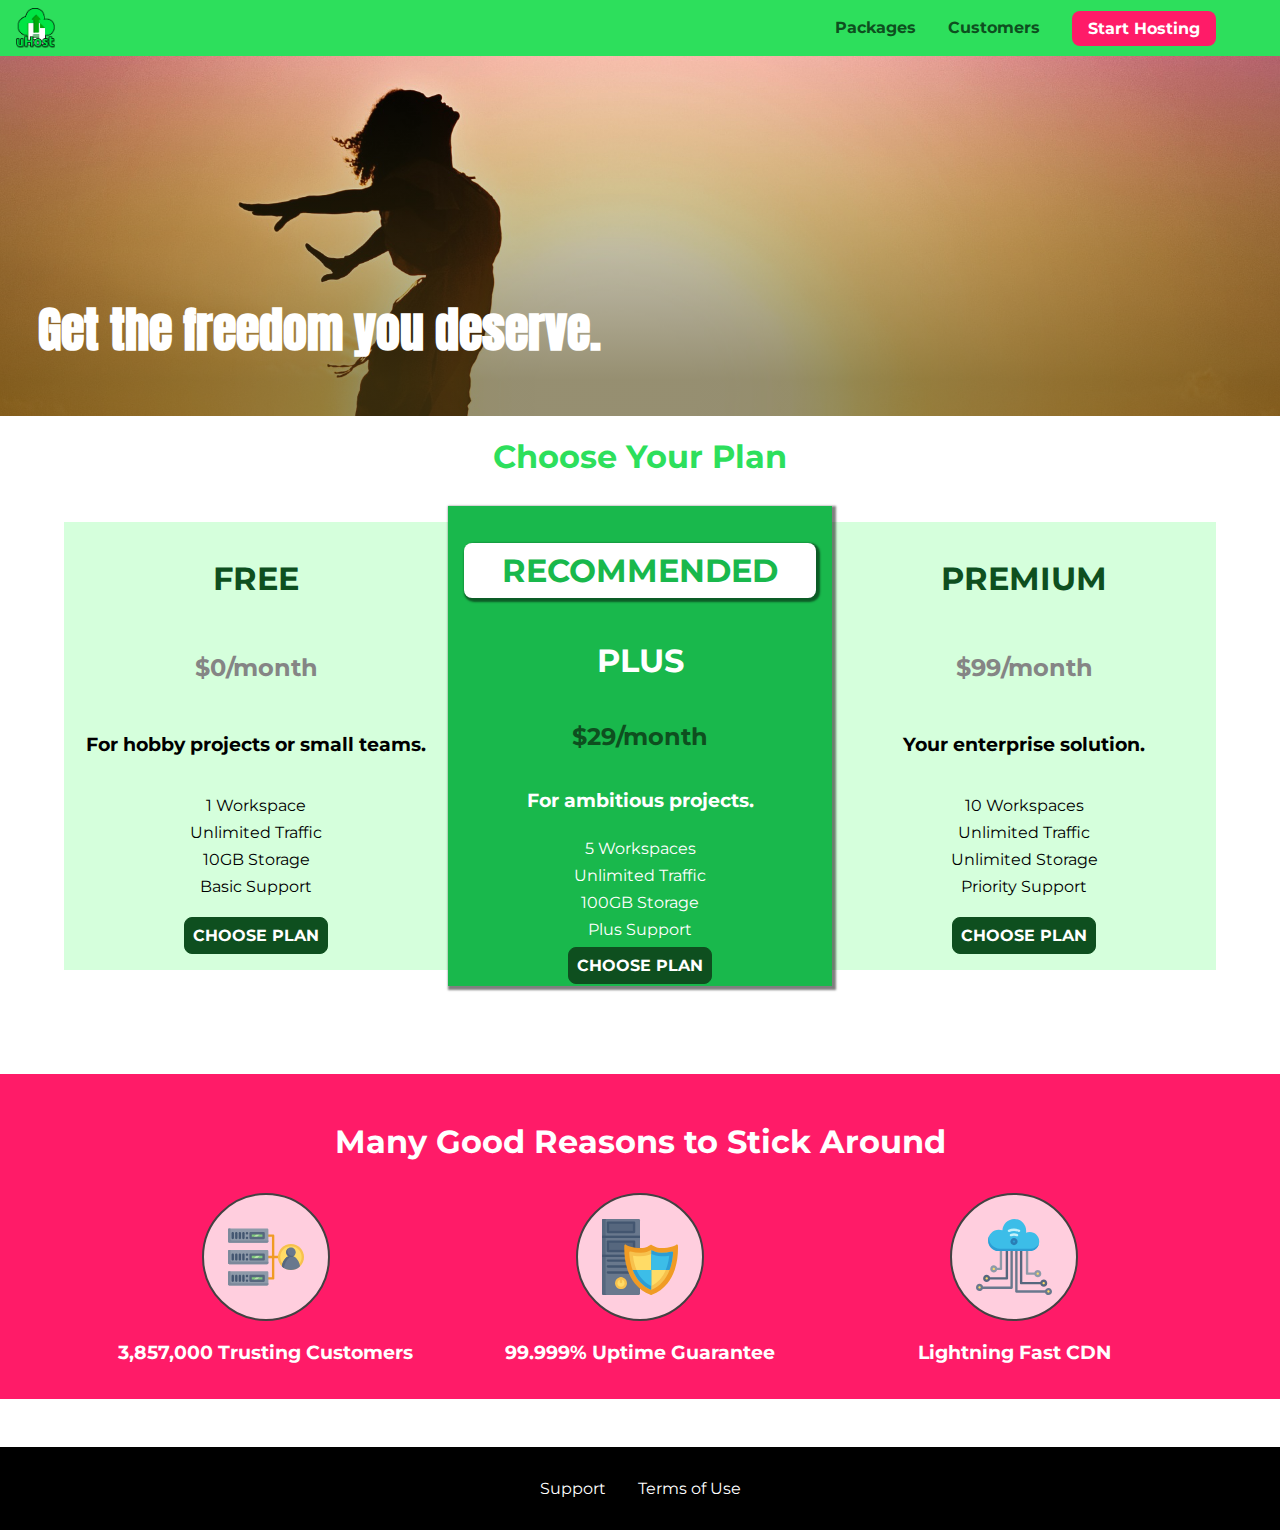
<file: index.html>
<!DOCTYPE html>
<html lang="en">

<head>
    <meta charset="UTF-8">
    <meta http-equiv="X-UA-Compatible" content="ie=edge">
    <meta name="viewport" content="width=device-width, initial-scale=1.0">
    <title>uHost</title>
    <link rel="shortcut icon" href="favicon.png">
    <link rel="stylesheet" href="shared.css">
    <link rel="stylesheet" href="main.css">
</head>

<body>
    <div class="backdrop"></div>
    <div class="modal">
        <h1 class="modal__title">Do you want to continue?</h1>
        <div class="modal__actions">
            <a href="start-hosting/index.html" class="modal__action">Yes!</a>
            <button class="modal__action modal__action--negative" type="button">No!</button>
        </div>
    </div>
    <header class="main-header">
        <div>
            <button class="toggle-button">
                <span class="toggle-button__bar"></span>
                <span class="toggle-button__bar"></span>
                <span class="toggle-button__bar"></span>
            </button>
            <a href="index.html" class="main-header__brand">
                <img src="images/uhost-icon.png" alt="uHost - Your favorite hosting company">
            </a>
        </div>
        <nav class="main-nav">
            <ul class="main-nav__items">
                <li class="main-nav__item">
                    <a href="packages/index.html">Packages</a>
                </li>
                <li class="main-nav__item">
                    <a href="customers/index.html">Customers</a>
                </li>
                
                <li class="main-nav__item main-nav__item--cta">
                    <a href="start-hosting/index.html">Start Hosting</a>
                </li> <li class="main-nav__item main-nav__item--cta"></li>
                
                </li>
                
            </ul>
        </nav>
    </header>
    <nav class="mobile-nav">
        <ul class="mobile-nav__items">
            <li class="mobile-nav__item">
                <a href="packages/index.html">Packages</a>
            </li>
            <li class="mobile-nav__item">
                <a href="customers/index.html">Customers</a>
            </li>
            
            <li class="mobile-nav__item">
                <a href="start-hosting/index.html">Start Hosting</a>
            </li>
            
          
        </ul>
    </nav>
    <main>
        <section id="product-overview">
            <h1>Get the freedom you deserve.</h1>
        </section>
        <section id="plans">
            <h1 class="section-title">Choose Your Plan</h1>
            <div class="plan__list">
                <article class="plan">
                    <h1 class="plan__title">FREE</h1>
                    <h2 class="plan__price">$0/month</h2>
                    <h3>For hobby projects or small teams.</h3>
                    <ul class="plan__features">
                        <li class="plan__feature">1 Workspace</li>
                        <li class="plan__feature">Unlimited Traffic</li>
                        <li class="plan__feature">10GB Storage</li>
                        <li class="plan__feature">Basic Support</li>
                    </ul>
                    <div>
                        <button class="button">CHOOSE PLAN</button>
                    </div>
                </article>
                <article class="plan plan--highlighted">
                    <h1 class="plan__annotation">RECOMMENDED</h1>
                    <h1 class="plan__title">PLUS</h1>
                    <h2 class="plan__price">$29/month</h2>
                    <h3>For ambitious projects.</h3>
                    <ul class="plan__features">
                        <li class="plan__feature">5 Workspaces</li>
                        <li class="plan__feature">Unlimited Traffic</li>
                        <li class="plan__feature">100GB Storage</li>
                        <li class="plan__feature">Plus Support</li>
                    </ul>
                    <div>
                        <button class="button">CHOOSE PLAN</button>
                    </div>
                </article>
                <article class="plan">
                    <h1 class="plan__title">PREMIUM</h1>
                    <h2 class="plan__price">$99/month</h2>
                    <h3>Your enterprise solution.</h3>
                    <ul class="plan__features">
                        <li class="plan__feature">10 Workspaces</li>
                        <li class="plan__feature">Unlimited Traffic</li>
                        <li class="plan__feature">Unlimited Storage</li>
                        <li class="plan__feature">Priority Support</li>
                    </ul>
                    <div>
                        <button class="button">CHOOSE PLAN</button>
                    </div>
                </article>
            </div>
        </section>
        <section id="key-features">
            <h1 class="section-title">Many Good Reasons to Stick Around</h1>
            <ul class="key-feature__list">
                <li class="key-feature">
                    <div class="key-feature__image">
                        <svg viewBox="0 0 512 512">
                            <path style="fill:#F09B24;" d="M344,248h-32V112c0-4.418-3.582-8-8-8h-40c-4.418,0-8,3.582-8,8s3.582,8,8,8h32v128h-32  c-4.418,0-8,3.582-8,8s3.582,8,8,8h32v128h-32c-4.418,0-8,3.582-8,8s3.582,8,8,8h40c4.418,0,8-3.582,8-8V264h32c4.418,0,8-3.582,8-8  S348.418,248,344,248z"
                            />
                            <path style="fill:#8E9AA9;" d="M264,64H8c-4.418,0-8,3.582-8,8v80c0,4.418,3.582,8,8,8h256c4.418,0,8-3.582,8-8V72  C272,67.582,268.418,64,264,64z"
                            />
                            <path style="fill:#7C899B;" d="M24,144c-4.418,0-8-3.582-8-8V64H8c-4.418,0-8,3.582-8,8v80c0,4.418,3.582,8,8,8h256  c4.418,0,8-3.582,8-8v-8H24z"
                            />
                            <rect x="152" y="96" style="fill:#B8E3A8;" width="88" height="32" />
                            <g>
                                <polygon style="fill:#7EC97D;" points="152,96 152,128 166,128 198,96  " />
                                <polygon style="fill:#7EC97D;" points="220,96 188,128 240,128 240,96  " />
                            </g>
                            <path style="fill:#56677E;" d="M240,136h-88c-4.418,0-8-3.582-8-8V96c0-4.418,3.582-8,8-8h88c4.418,0,8,3.582,8,8v32  C248,132.418,244.418,136,240,136z M160,120h72v-16h-72V120z"
                            />
                            <g>
                                <path style="fill:#435670;" d="M32,136c-4.418,0-8-3.582-8-8V96c0-4.418,3.582-8,8-8s8,3.582,8,8v32C40,132.418,36.418,136,32,136z   "
                                />
                                <path style="fill:#435670;" d="M56,136c-4.418,0-8-3.582-8-8V96c0-4.418,3.582-8,8-8s8,3.582,8,8v32C64,132.418,60.418,136,56,136z   "
                                />
                                <path style="fill:#435670;" d="M80,136c-4.418,0-8-3.582-8-8V96c0-4.418,3.582-8,8-8s8,3.582,8,8v32C88,132.418,84.418,136,80,136z   "
                                />
                                <path style="fill:#435670;" d="M104,136c-4.418,0-8-3.582-8-8V96c0-4.418,3.582-8,8-8s8,3.582,8,8v32   C112,132.418,108.418,136,104,136z"
                                />
                                <path style="fill:#435670;" d="M128,105c-4.418,0-8-3.582-8-8v-1c0-4.418,3.582-8,8-8s8,3.582,8,8v1   C136,101.418,132.418,105,128,105z"
                                />
                                <path style="fill:#435670;" d="M128,136c-4.418,0-8-3.582-8-8v-1c0-4.418,3.582-8,8-8s8,3.582,8,8v1   C136,132.418,132.418,136,128,136z"
                                />
                            </g>
                            <path style="fill:#8E9AA9;" d="M264,208H8c-4.418,0-8,3.582-8,8v80c0,4.418,3.582,8,8,8h256c4.418,0,8-3.582,8-8v-80  C272,211.582,268.418,208,264,208z"
                            />
                            <path style="fill:#7C899B;" d="M24,288c-4.418,0-8-3.582-8-8v-72H8c-4.418,0-8,3.582-8,8v80c0,4.418,3.582,8,8,8h256  c4.418,0,8-3.582,8-8v-8H24z"
                            />
                            <rect x="152" y="240" style="fill:#B8E3A8;" width="88" height="32" />
                            <g>
                                <polygon style="fill:#7EC97D;" points="152,240 152,272 166,272 198,240  " />
                                <polygon style="fill:#7EC97D;" points="220,240 188,272 240,272 240,240  " />
                            </g>
                            <path style="fill:#56677E;" d="M240,280h-88c-4.418,0-8-3.582-8-8v-32c0-4.418,3.582-8,8-8h88c4.418,0,8,3.582,8,8v32  C248,276.418,244.418,280,240,280z M160,264h72v-16h-72V264z"
                            />
                            <g>
                                <path style="fill:#435670;" d="M32,280c-4.418,0-8-3.582-8-8v-32c0-4.418,3.582-8,8-8s8,3.582,8,8v32C40,276.418,36.418,280,32,280   z"
                                />
                                <path style="fill:#435670;" d="M56,280c-4.418,0-8-3.582-8-8v-32c0-4.418,3.582-8,8-8s8,3.582,8,8v32C64,276.418,60.418,280,56,280   z"
                                />
                                <path style="fill:#435670;" d="M80,280c-4.418,0-8-3.582-8-8v-32c0-4.418,3.582-8,8-8s8,3.582,8,8v32C88,276.418,84.418,280,80,280   z"
                                />
                                <path style="fill:#435670;" d="M104,280c-4.418,0-8-3.582-8-8v-32c0-4.418,3.582-8,8-8s8,3.582,8,8v32   C112,276.418,108.418,280,104,280z"
                                />
                                <path style="fill:#435670;" d="M128,249c-4.418,0-8-3.582-8-8v-1c0-4.418,3.582-8,8-8s8,3.582,8,8v1   C136,245.418,132.418,249,128,249z"
                                />
                                <path style="fill:#435670;" d="M128,280c-4.418,0-8-3.582-8-8v-1c0-4.418,3.582-8,8-8s8,3.582,8,8v1   C136,276.418,132.418,280,128,280z"
                                />
                            </g>
                            <path style="fill:#8E9AA9;" d="M264,352H8c-4.418,0-8,3.582-8,8v80c0,4.418,3.582,8,8,8h256c4.418,0,8-3.582,8-8v-80  C272,355.582,268.418,352,264,352z"
                            />
                            <path style="fill:#7C899B;" d="M24,432c-4.418,0-8-3.582-8-8v-72H8c-4.418,0-8,3.582-8,8v80c0,4.418,3.582,8,8,8h256  c4.418,0,8-3.582,8-8v-8H24z"
                            />
                            <rect x="152" y="384" style="fill:#B8E3A8;" width="88" height="32" />
                            <g>
                                <polygon style="fill:#7EC97D;" points="152,384 152,416 166,416 198,384  " />
                                <polygon style="fill:#7EC97D;" points="220,384 188,416 240,416 240,384  " />
                            </g>
                            <path style="fill:#56677E;" d="M240,424h-88c-4.418,0-8-3.582-8-8v-32c0-4.418,3.582-8,8-8h88c4.418,0,8,3.582,8,8v32  C248,420.418,244.418,424,240,424z M160,408h72v-16h-72V408z"
                            />
                            <g>
                                <path style="fill:#435670;" d="M32,424c-4.418,0-8-3.582-8-8v-32c0-4.418,3.582-8,8-8s8,3.582,8,8v32C40,420.418,36.418,424,32,424   z"
                                />
                                <path style="fill:#435670;" d="M56,424c-4.418,0-8-3.582-8-8v-32c0-4.418,3.582-8,8-8s8,3.582,8,8v32C64,420.418,60.418,424,56,424   z"
                                />
                                <path style="fill:#435670;" d="M80,424c-4.418,0-8-3.582-8-8v-32c0-4.418,3.582-8,8-8s8,3.582,8,8v32C88,420.418,84.418,424,80,424   z"
                                />
                                <path style="fill:#435670;" d="M104,424c-4.418,0-8-3.582-8-8v-32c0-4.418,3.582-8,8-8s8,3.582,8,8v32   C112,420.418,108.418,424,104,424z"
                                />
                                <path style="fill:#435670;" d="M128,393c-4.418,0-8-3.582-8-8v-1c0-4.418,3.582-8,8-8s8,3.582,8,8v1   C136,389.418,132.418,393,128,393z"
                                />
                                <path style="fill:#435670;" d="M128,424c-4.418,0-8-3.582-8-8v-1c0-4.418,3.582-8,8-8s8,3.582,8,8v1   C136,420.418,132.418,424,128,424z"
                                />
                            </g>
                            <path style="fill:#F7C14D;" d="M424,168c-48.523,0-88,39.477-88,88s39.477,88,88,88s88-39.477,88-88S472.523,168,424,168z" />
                            <path style="fill:#FFDB66;" d="M424,184c-39.701,0-72,32.299-72,72s32.299,72,72,72s72-32.299,72-72S463.701,184,424,184z" />
                            <path style="fill:#69788D;" d="M484.893,314.16C476.393,274.588,451.922,248,424,248s-52.393,26.588-60.893,66.16  c-0.605,2.82,0.354,5.749,2.511,7.664C381.731,336.124,402.465,344,424,344s42.269-7.876,58.381-22.176  C484.539,319.909,485.498,316.98,484.893,314.16z"
                            />
                            <path style="fill:#56677E;" d="M434.053,249.171C430.768,248.403,427.411,248,424,248c-27.922,0-52.393,26.588-60.893,66.16  c-0.605,2.82,0.354,5.749,2.511,7.664c3.383,3.002,6.979,5.703,10.734,8.125C384.904,286.243,407.373,255.378,434.053,249.171z"
                            />
                            <path style="fill:#69788D;" d="M424,192c-17.645,0-32,14.355-32,32s14.355,32,32,32s32-14.355,32-32S441.645,192,424,192z" />
                            <path style="fill:#56677E;" d="M432,248c-17.645,0-32-14.355-32-32c0-6.783,2.128-13.076,5.742-18.258  C397.444,203.53,392,213.138,392,224c0,17.645,14.355,32,32,32c10.862,0,20.471-5.444,26.258-13.742  C445.076,245.872,438.783,248,432,248z"
                            />

                        </svg>
                    </div>
                    <p class="key-feature__description">3,857,000 Trusting Customers</p>
                </li>
                <li class="key-feature">
                    <div class="key-feature__image">
                        <svg viewBox="0 0 512 512">
                            <path style="fill:#69788D;" d="M248,0H8C3.582,0,0,3.582,0,8v496c0,4.418,3.582,8,8,8h240c4.418,0,8-3.582,8-8V8  C256,3.582,252.418,0,248,0z"
                            />
                            <path style="fill:#56677E;" d="M24,504V8c0-4.418,3.582-8,8-8H8C3.582,0,0,3.582,0,8v496c0,4.418,3.582,8,8,8h24  C27.582,512,24,508.418,24,504z"
                            />
                            <g>
                                <rect x="0" y="112" style="fill:#435670;" width="256" height="16" />
                                <rect x="0" y="240" style="fill:#435670;" width="256" height="16" />
                            </g>
                            <path style="fill:#F7C14D;" d="M128,392c-22.056,0-40,17.944-40,40s17.944,40,40,40s40-17.944,40-40S150.056,392,128,392z" />
                            <path style="fill:#FFDB66;" d="M128,408c-13.233,0-24,10.767-24,24s10.767,24,24,24s24-10.767,24-24S141.233,408,128,408z" />
                            <path style="fill:#F7C14D;" d="M128,392c-2.739,0-5.414,0.278-8,0.805V424c0,4.418,3.582,8,8,8c4.418,0,8-3.582,8-8v-31.195  C133.414,392.278,130.739,392,128,392z"
                            />
                            <g>
                                <path style="fill:#435670;" d="M216,288H40c-4.418,0-8-3.582-8-8s3.582-8,8-8h176c4.418,0,8,3.582,8,8S220.418,288,216,288z"
                                />
                                <path style="fill:#435670;" d="M216,328H40c-4.418,0-8-3.582-8-8s3.582-8,8-8h176c4.418,0,8,3.582,8,8S220.418,328,216,328z"
                                />
                                <path style="fill:#435670;" d="M216,368H40c-4.418,0-8-3.582-8-8s3.582-8,8-8h176c4.418,0,8,3.582,8,8S220.418,368,216,368z"
                                />
                                <path style="fill:#435670;" d="M216,16H40c-4.418,0-8,3.582-8,8v64c0,4.418,3.582,8,8,8h176c4.418,0,8-3.582,8-8V24   C224,19.582,220.418,16,216,16z"
                                />
                            </g>
                            <rect x="48" y="32" style="fill:#56677E;" width="160" height="48" />
                            <path style="fill:#435670;" d="M216,144H40c-4.418,0-8,3.582-8,8v64c0,4.418,3.582,8,8,8h176c4.418,0,8-3.582,8-8v-64  C224,147.582,220.418,144,216,144z"
                            />
                            <rect x="48" y="160" style="fill:#56677E;" width="160" height="48" />
                            <path style="fill:#F09B24;" d="M511.747,180.237c-0.194-6.537-8.107-10.107-13.135-5.894c-5.6,4.693-42.904,21.282-98.514,21.282  c-33.45,0-64.625-20.999-64.929-21.206c-2.9-1.991-6.764-1.85-9.512,0.346c-2.677,2.135-27.201,20.86-63.793,20.86  c-55.607,0-92.914-16.589-98.515-21.282c-5.028-4.211-12.941-0.645-13.135,5.894c-1.634,54.834,4.655,105.941,18.693,151.903  c12.096,39.604,29.759,74.047,52.497,102.373c27.538,34.304,62.743,59.882,104.66,76.045c3.069,1.918,6.757,1.921,9.83,0  c41.917-16.163,77.122-41.741,104.66-76.045c22.738-28.326,40.401-62.77,52.497-102.373  C507.092,286.179,513.381,235.071,511.747,180.237z"
                            />
                            <path style="fill:#F7C14D;" d="M476.21,221.226c-1.953-1.631-4.568-2.235-7.036-1.628c-21.686,5.327-44.926,8.028-69.075,8.028  c-25.926,0-49.633-8.975-64.955-16.504c-2.307-1.134-5.016-1.091-7.284,0.116c-14.059,7.477-36.919,16.388-65.994,16.388  c-24.153,0-47.394-2.701-69.075-8.028c-5.155-1.268-10.221,2.966-9.894,8.261c2.077,33.693,7.668,65.635,16.616,94.935  c22.774,74.565,66.139,126.334,128.888,153.868c2.032,0.891,4.397,0.891,6.43,0c61.777-27.107,104.716-78.876,127.62-153.868  c8.948-29.3,14.539-61.241,16.616-94.935C479.224,225.319,478.163,222.856,476.21,221.226z"
                            />
                            <path style="fill:#FFDB66;" d="M331.609,451.727c-52.604-25.289-89.304-70.987-109.144-135.944  c-6.532-21.39-11.162-44.336-13.82-68.447c17.133,2.852,34.952,4.291,53.22,4.291c29.394,0,53.376-7.793,69.978-15.561  c17.44,7.736,41.656,15.561,68.256,15.561c18.267,0,36.085-1.439,53.219-4.291c-2.659,24.112-7.288,47.06-13.82,68.448  C419.545,381.108,383.27,426.805,331.609,451.727z"
                            />
                            <g>
                                <path style="fill:#2C9DD4;" d="M479.066,227.858c0.157-2.539-0.903-5.002-2.856-6.633s-4.568-2.235-7.036-1.628   c-21.686,5.327-44.926,8.028-69.075,8.028c-25.926,0-49.633-8.975-64.955-16.504c-1.057-0.52-2.2-0.78-3.345-0.806l-0.072,133.351   h123.601c2.556-6.746,4.933-13.702,7.123-20.874C471.398,293.493,476.989,261.552,479.066,227.858z"
                                />
                                <path style="fill:#2C9DD4;" d="M206.658,343.667c24.153,63.42,65.028,108.108,121.743,132.995c1.031,0.452,2.147,0.673,3.263,0.666   l0.063-133.661H206.658z"
                                />
                            </g>
                            <g>
                                <path style="fill:#3CBDE8;" d="M439.497,315.783c6.532-21.389,11.161-44.336,13.82-68.448c-17.134,2.852-34.952,4.291-53.219,4.291   c-26.6,0-50.815-7.824-68.256-15.561l-0.116,107.601h97.758C433.179,334.807,436.524,325.518,439.497,315.783z"
                                />
                                <path style="fill:#3CBDE8;" d="M232.523,343.667c21.144,50.298,54.363,86.56,99.087,108.06l0.117-108.06H232.523z" />
                            </g>
                        </svg>
                    </div>
                    <p class="key-feature__description">99.999% Uptime Guarantee</p>
                </li>
                <li class="key-feature">
                    <div class="key-feature__image">
                        <svg viewBox="0 0 512 512">
                            <path style="fill:#8E9AA9;" d="M168,200c-4.418,0-8,3.582-8,8v120h-17.376c-3.302-9.311-12.194-16-22.624-16  c-13.234,0-24,10.767-24,24s10.766,24,24,24c10.429,0,19.321-6.689,22.624-16H168c4.418,0,8-3.582,8-8V208  C176,203.582,172.418,200,168,200z"
                            />
                            <path style="fill:#FFDB66;" d="M120,328c-4.411,0-8,3.589-8,8s3.589,8,8,8s8-3.589,8-8S124.411,328,120,328z" />
                            <path style="fill:#56677E;" d="M208,200c-4.418,0-8,3.582-8,8v184H94.624C91.322,382.689,82.43,376,72,376  c-13.234,0-24,10.767-24,24s10.766,24,24,24c10.429,0,19.321-6.689,22.624-16H208c4.418,0,8-3.582,8-8V208  C216,203.582,212.418,200,208,200z"
                            />
                            <path style="fill:#FFDB66;" d="M72,392c-4.411,0-8,3.589-8,8s3.589,8,8,8s8-3.589,8-8S76.411,392,72,392z" />
                            <path style="fill:#69788D;" d="M240,208c-4.418,0-8,3.582-8,8v239H47.24c-2.671-10.34-12.078-18-23.24-18c-13.234,0-24,10.767-24,24  s10.766,24,24,24c9.666,0,18.009-5.747,21.809-14H240c4.418,0,8-3.582,8-8V216C248,211.582,244.418,208,240,208z"
                            />
                            <path style="fill:#FFDB66;" d="M24,453c-4.411,0-8,3.589-8,8s3.589,8,8,8s8-3.589,8-8S28.411,453,24,453z" />
                            <path style="fill:#69788D;" d="M488,464c-10.429,0-19.321,6.689-22.624,16H280V208c0-4.418-3.582-8-8-8s-8,3.582-8,8v280  c0,4.418,3.582,8,8,8h193.376c3.302,9.311,12.194,16,22.624,16c13.234,0,24-10.767,24-24S501.234,464,488,464z"
                            />
                            <path style="fill:#FFDB66;" d="M488,480c-4.411,0-8,3.589-8,8s3.589,8,8,8s8-3.589,8-8S492.411,480,488,480z" />
                            <path style="fill:#56677E;" d="M456,408c-10.429,0-19.321,6.689-22.624,16H312V208c0-4.418-3.582-8-8-8s-8,3.582-8,8v224  c0,4.418,3.582,8,8,8h129.376c3.302,9.311,12.194,16,22.624,16c13.234,0,24-10.767,24-24S469.234,408,456,408z"
                            />
                            <path style="fill:#FFDB66;" d="M456,424c-4.411,0-8,3.589-8,8s3.589,8,8,8s8-3.589,8-8S460.411,424,456,424z" />
                            <path style="fill:#8E9AA9;" d="M416,344c-10.429,0-19.321,6.689-22.624,16H352V208c0-4.418-3.582-8-8-8s-8,3.582-8,8v160  c0,4.418,3.582,8,8,8h49.376c3.302,9.311,12.194,16,22.624,16c13.234,0,24-10.767,24-24S429.234,344,416,344z"
                            />
                            <path style="fill:#FFDB66;" d="M416,360c-4.411,0-8,3.589-8,8s3.589,8,8,8s8-3.589,8-8S420.411,360,416,360z" />
                            <path style="fill:#3CBDE8;" d="M362,88c-8.741,0-17.231,1.751-25.06,5.085C337.646,88.797,338,84.43,338,80  c0-44.112-35.888-80-80-80c-42.823,0-77.895,33.816-79.909,76.149C170.393,73.415,162.244,72,154,72c-39.701,0-72,32.299-72,72  s32.299,72,72,72h208c35.29,0,64-28.71,64-64S397.29,88,362,88z"
                            />
                            <path style="fill:#2C9DD4;" d="M368,200H160c-39.701,0-72-32.299-72-72c0-5.863,0.721-11.559,2.05-17.019  C84.918,120.88,82,132.102,82,144c0,39.701,32.299,72,72,72h208c30.389,0,55.88-21.296,62.379-49.743  C413.565,186.327,392.352,200,368,200z"
                            />
                            <path style="fill:#2A7DB5;" d="M256,128c-13.234,0-24,10.767-24,24s10.766,24,24,24c13.233,0,24-10.767,24-24S269.233,128,256,128z"
                            />
                            <path style="fill:#2C9DD4;" d="M256,144c-4.411,0-8,3.589-8,8s3.589,8,8,8c4.411,0,8-3.589,8-8S260.411,144,256,144z" />
                            <g>
                                <path style="fill:#C5F1FA;" d="M221.755,87.695c-2.994,0-5.864-1.688-7.233-4.572c-1.894-3.991-0.194-8.763,3.798-10.657   C230.157,66.849,242.834,64,256,64c13.166,0,25.844,2.849,37.68,8.466c3.992,1.895,5.692,6.666,3.798,10.657   s-6.666,5.692-10.657,3.798C277.144,82.328,266.774,80,256,80c-10.774,0-21.144,2.328-30.821,6.921   C224.072,87.446,222.904,87.695,221.755,87.695z"
                                />
                                <path style="fill:#C5F1FA;" d="M276.545,116.618c-1.148,0-2.316-0.249-3.424-0.774C267.745,113.293,261.985,112,256,112   c-5.985,0-11.745,1.293-17.121,3.844c-3.991,1.895-8.763,0.192-10.657-3.798c-1.894-3.992-0.193-8.764,3.798-10.657   C239.557,97.813,247.625,96,256,96c8.376,0,16.444,1.813,23.98,5.389c3.991,1.894,5.692,6.665,3.798,10.657   C282.41,114.93,279.539,116.618,276.545,116.618z"
                                />
                            </g>

                        </svg>
                    </div>
                    <p class="key-feature__description">Lightning Fast CDN</p>
                </li>
            </ul>
        </section>
    </main>
    <footer class="main-footer">
        <nav>
            <ul class="main-footer__links">
                <li class="main-footer__link">
                    <a href="#">Support</a>
                </li>
                <li class="main-footer__link">
                    <a href="#">Terms of Use</a>
                </li>
            </ul>
        </nav>
    </footer>
    <script src="shared.js"></script>
</body>

</html>
</file>
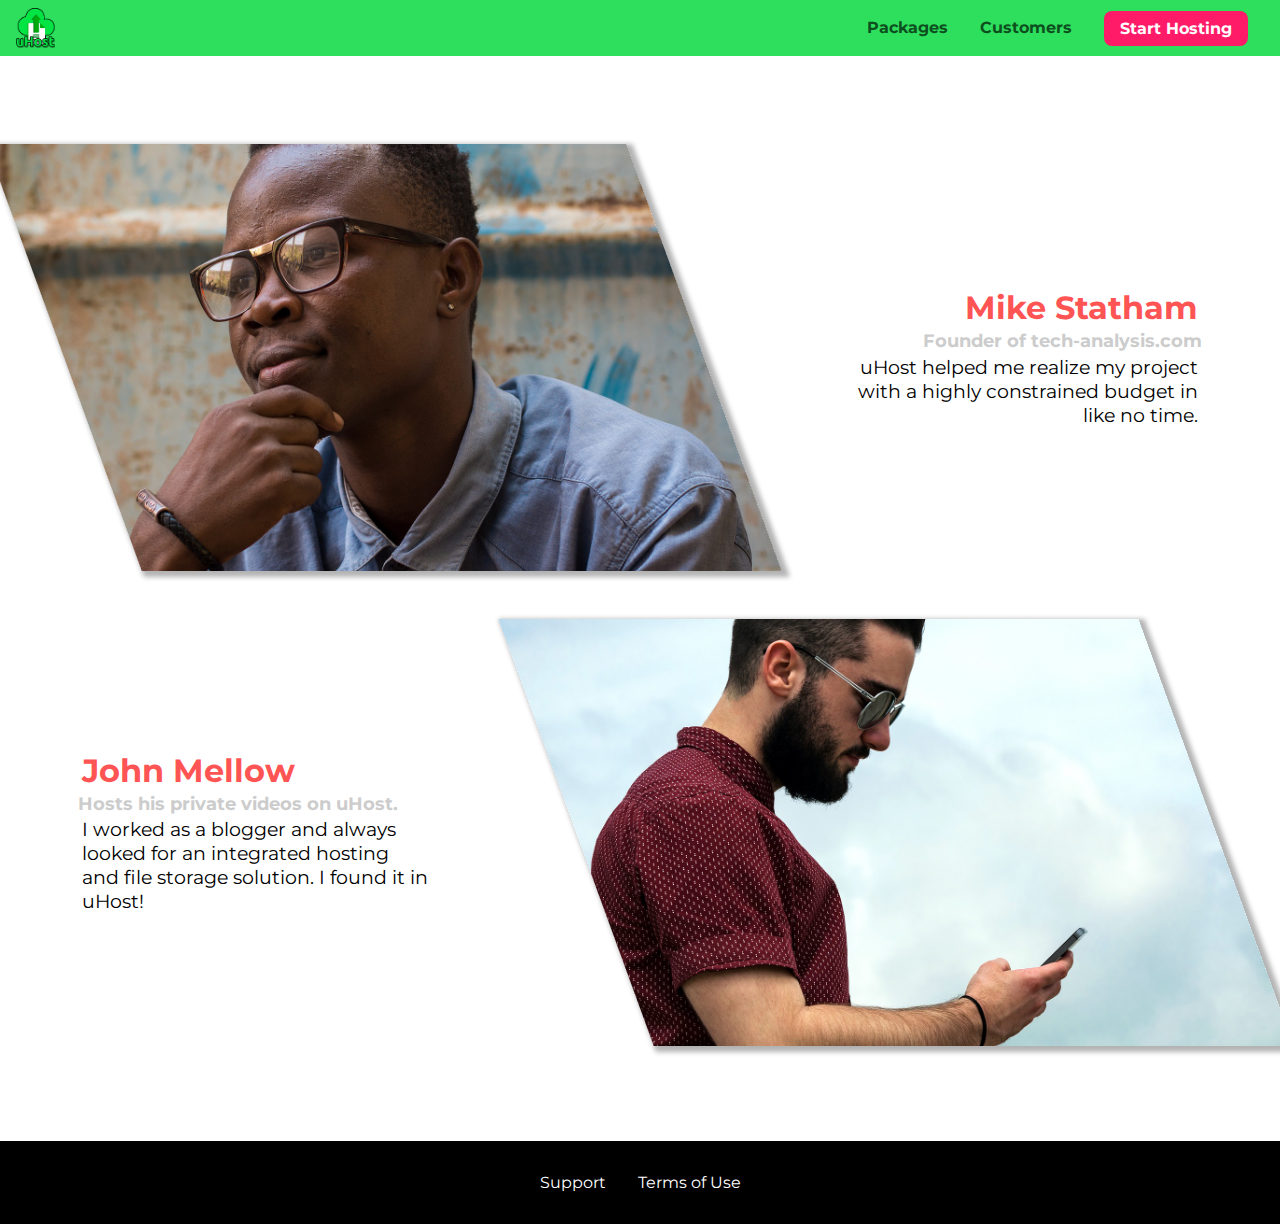
<file: customers/index.html>
<!DOCTYPE html>
<html lang="en">

<head>
    <meta charset="UTF-8">
    <meta name="viewport" content="width=device-width, initial-scale=1.0">
    <meta http-equiv="X-UA-Compatible" content="ie=edge">
    <title>uHost Customers</title>
    <link rel="shortcut icon" href="../favicon.png">
    <link rel="stylesheet" href="../shared.css">
    <link rel="stylesheet" href="customers.css">
</head>

<body>
    <div class="backdrop"></div>
    <header class="main-header">
        <div>
            <button class="toggle-button">
                <span class="toggle-button__bar"></span>
                <span class="toggle-button__bar"></span>
                <span class="toggle-button__bar"></span>
            </button>
            <a href="../index.html" class="main-header__brand">
                <img src="../images/uhost-icon.png" alt="uHost - Your favorite hosting company">
            </a>
        </div>
        <nav class="main-nav">
            <ul class="main-nav__items">
                <li class="main-nav__item">
                    <a href="../packages/index.html">Packages</a>
                </li>
                <li class="main-nav__item">
                    <a href="index.html">Customers</a>
                </li>
                
                <li class="main-nav__item main-nav__item--cta">
                    <a href="../start-hosting/index.html">Start Hosting</a>
                </li>
            </ul>
        </nav>
    </header>
    <nav class="mobile-nav">
        <ul class="mobile-nav__items">
            <li class="mobile-nav__item">
                <a href="../packages/index.html">Packages</a>
            </li>
            <li class="mobile-nav__item">
                <a href="index.html">Customers</a>
            </li>
            
            <li class="mobile-nav__item mobile-nav__item--cta">
                <a href="../start-hosting/index.html">Start Hosting</a>
            </li>
        </ul>
    </nav>
    <main>
        <div>
            <div class="testimonial" id="customer-1">
                <div class="testimonial__image-container">
                    <img src="../images/customer-1.jpg" alt="Mike Statham - Customer" class="testimonial__image">
                </div>
                <div class="testimonial__info">
                    <h1 class="testimonial__name">Mike Statham</h1>
                    <h2 class="testimonial__subtitle">Founder of
                        <a href="tech-analysis.com">tech-analysis.com</a>
                    </h2>
                    <p class="testimonial__text">uHost helped me realize my project with a highly constrained budget in like no time.</p>
                </div>
            </div>
            <div class="testimonial" id="customer-2">

                <div class="testimonial__info">
                    <h1 class="testimonial__name">John Mellow</h1>
                    <h2 class="testimonial__subtitle">Hosts his private videos on uHost.
                    </h2>
                    <p class="testimonial__text">I worked as a blogger and always looked for an integrated hosting and file storage solution. I found
                        it in uHost!
                    </p>
                </div>
                <div class="testimonial__image-container">
                    <img src="../images/customer-2.jpg" alt="John Mellow - Customer" class="testimonial__image">
                </div>
            </div>
        </div>
    </main>
    <footer class="main-footer">
        <nav>
            <ul class="main-footer__links">
                <li class="main-footer__link">
                    <a href="#">Support</a>
                </li>
                <li class="main-footer__link">
                    <a href="#">Terms of Use</a>
                </li>
            </ul>
        </nav>
    </footer>
    <script src="../shared.js"></script>
</body>

</html>
</file>
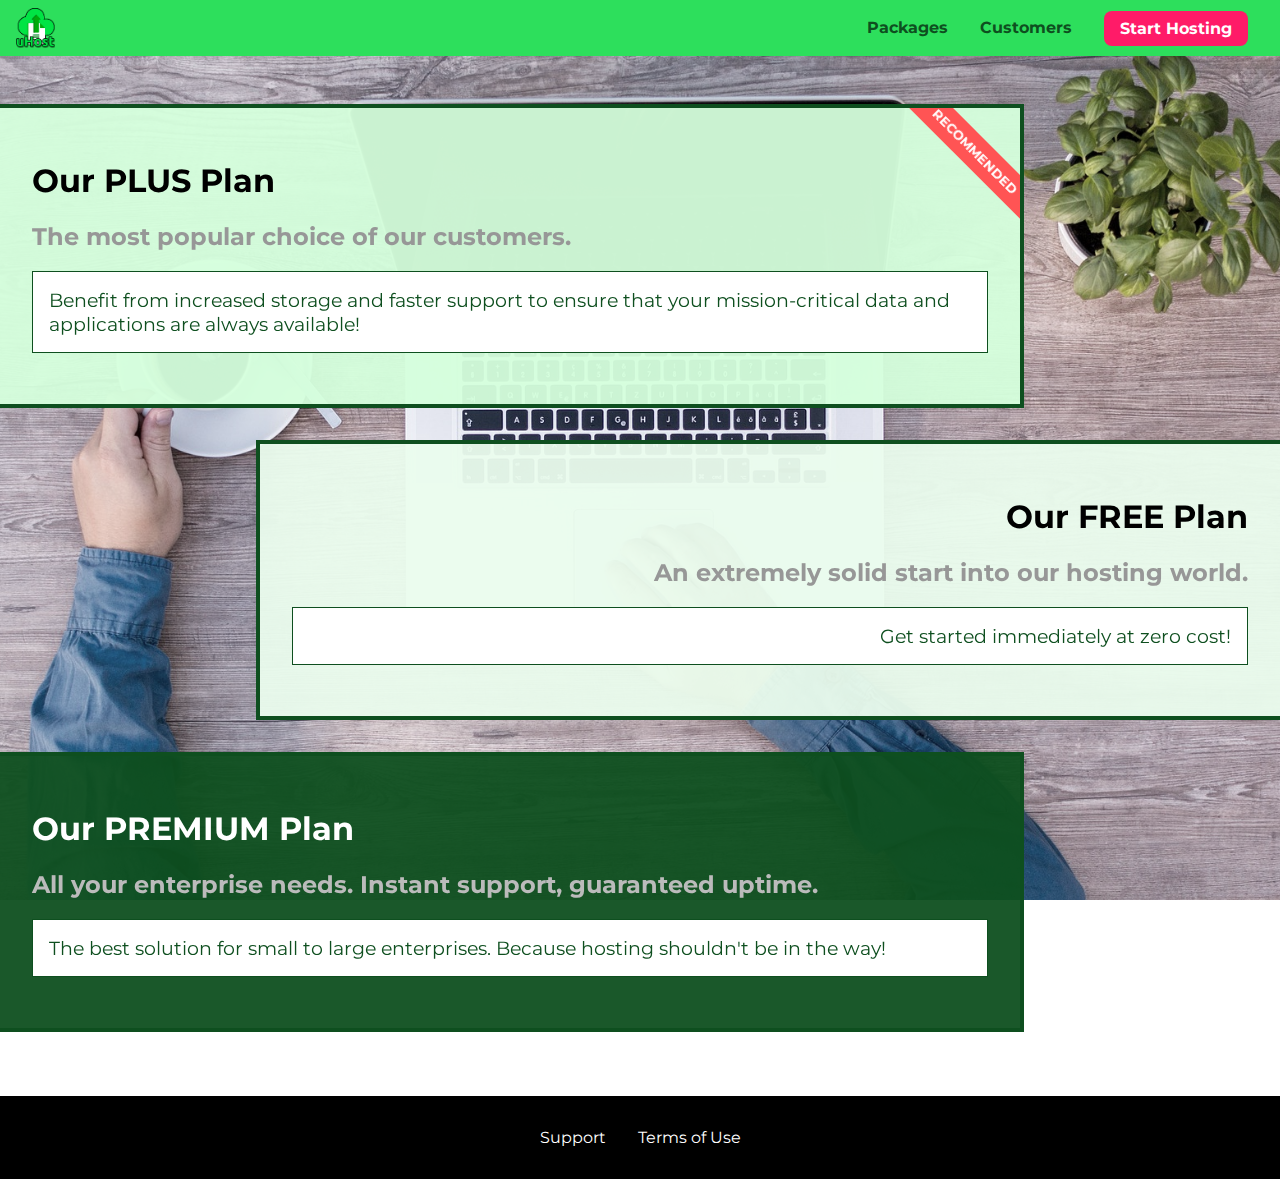
<file: packages/index.html>
<!DOCTYPE html>
<html lang="en">

<head>
    <meta charset="UTF-8">
    <meta http-equiv="X-UA-Compatible" content="ie=edge">
    <meta name="viewport" content="width=device-width, initial-scale=1.0">
    <title>uHost</title>
    <link rel="shortcut icon" href="../favicon.png">
    <link rel="stylesheet" href="../shared.css">
    <link rel="stylesheet" href="packages.css">
</head>

<body>
    <div class="backdrop"></div>
    <div class="background"></div>
    <header class="main-header">
        <div>
            <button class="toggle-button">
                <span class="toggle-button__bar"></span>
                <span class="toggle-button__bar"></span>
                <span class="toggle-button__bar"></span>
            </button>
            <a href="../index.html" class="main-header__brand">
                <img src="../images/uhost-icon.png" alt="uHost - Your favorite hosting company">
            </a>
        </div>
        <nav class="main-nav">
            <ul class="main-nav__items">
                <li class="main-nav__item">
                    <a href="index.html">Packages</a>
                </li>
                <li class="main-nav__item">
                    <a href="../customers/index.html">Customers</a>
                </li>
                
                <li class="main-nav__item main-nav__item--cta">
                    <a href="../start-hosting/index.html">Start Hosting</a>
                </li>
            </ul>
        </nav>
    </header>
    <nav class="mobile-nav">
        <ul class="mobile-nav__items">
            <li class="mobile-nav__item">
                <a href="index.html">Packages</a>
            </li>
            <li class="mobile-nav__item">
                <a href="../customers/index.html">Customers</a>
            </li>
           
            <li class="mobile-nav__item mobile-nav__item--cta">
                <a href="../start-hosting/index.html">Start Hosting</a>
            </li>
        </ul>
    </nav>
    <main>
        <section class="package" id="plus">
            <a href="#">
                <h1 class="package__title">Our PLUS Plan</h1>
                <h2 class="package__badge">RECOMMENDED</h2>
                <h2 class="package__subtitle">The most popular choice of our customers.</h2>
                <p class="package__info">Benefit from increased storage and faster support to ensure that your mission-critical data and applications
                    are always available!</p>
            </a>
        </section>
        <section class="package" id="free">
            <a href="#">
                <h1 class="package__title">Our FREE Plan</h1>
                <h2 class="package__subtitle">An extremely solid start into our hosting world.</h2>
                <p class="package__info">Get started immediately at zero cost!</p>
            </a>
        </section>
        <div class="clearfix"></div>
        <section class="package" id="premium">
            <a href="#">
                <h1 class="package__title">Our PREMIUM Plan</h1>
                <h2 class="package__subtitle">All your enterprise needs. Instant support, guaranteed uptime. </h2>
                <p class="package__info">The best solution for small to large enterprises. Because hosting shouldn't be in the way!</p>
            </a>
        </section>
    </main>
    <footer class="main-footer">
        <nav>
            <ul class="main-footer__links">
                <li class="main-footer__link">
                    <a href="#">Support</a>
                </li>
                <li class="main-footer__link">
                    <a href="#">Terms of Use</a>
                </li>
            </ul>
        </nav>
    </footer>
    <script src="../shared.js"></script>
</body>

</html>
</file>
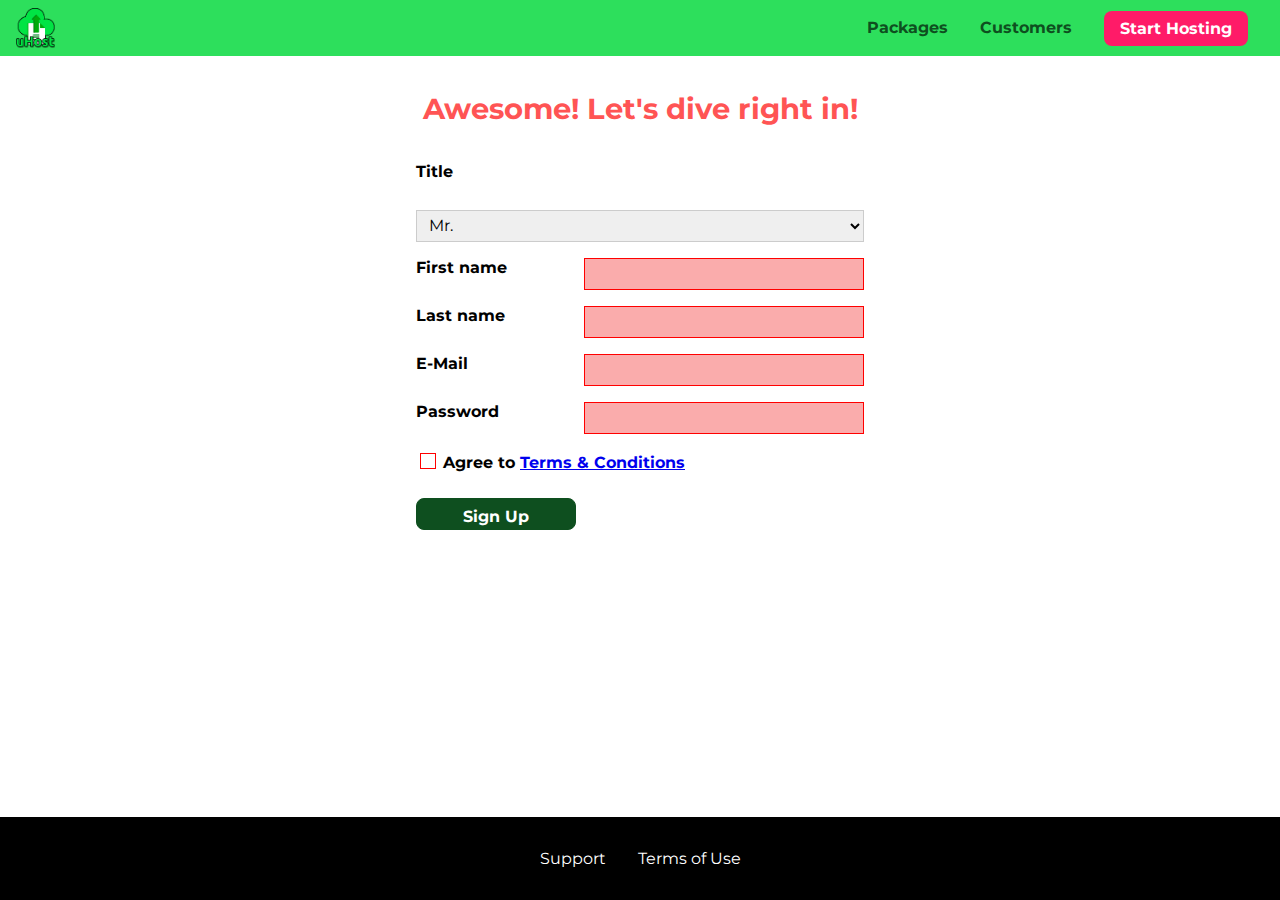
<file: start-hosting/index.html>
<!DOCTYPE html>
<html lang="en">

<head>
    <meta charset="UTF-8">
    <meta name="viewport" content="width=device-width, initial-scale=1.0">
    <meta http-equiv="X-UA-Compatible" content="ie=edge">
    <title>uHost Signup</title>
    <link rel="shortcut icon" href="../favicon.png">
    <link rel="stylesheet" href="../shared.css">
    <link rel="stylesheet" href="start-hosting.css">
</head>

<body>
    <div class="backdrop"></div>
    <header class="main-header">
        <div>
            <button class="toggle-button">
                <span class="toggle-button__bar"></span>
                <span class="toggle-button__bar"></span>
                <span class="toggle-button__bar"></span>
            </button>
            <a href="../index.html" class="main-header__brand">
                <img src="../images/uhost-icon.png" alt="uHost - Your favorite hosting company">
            </a>
        </div>
        <nav class="main-nav">
            <ul class="main-nav__items">
                <li class="main-nav__item">
                    <a href="../packages/index.html">Packages</a>
                </li>
                <li class="main-nav__item">
                    <a href="../customers/index.html">Customers</a>
                </li>
                <li class="main-nav__item main-nav__item--cta">
                    <a href="index.html">Start Hosting</a>
                </li>
            </ul>
        </nav>
    </header>
    <nav class="mobile-nav">
        <ul class="mobile-nav__items">
            <li class="mobile-nav__item">
                <a href="../packages/index.html">Packages</a>
            </li>
            <li class="mobile-nav__item">
                <a href="../customers/index.html">Customers</a>
            </li>
            <li class="mobile-nav__item mobile-nav__item--cta">
                <a href="index.html">Start Hosting</a>
            </li>
        </ul>
    </nav>
    <main class="signup-page">
        <h1 class="signup-title">Awesome! Let's dive right in!</h1>
        <form action="index.html" class="signup-form">
            <label for="title">Title</label>
            <select id="title">
                <option value="mr">Mr.</option>
                <option value="ms">Ms.</option>
            </select>
            <label for="first-name">First name</label>
            <input type="text" id="first-name" required>
            <label for="last-name">Last name</label>
            <input type="text" id="last-name" required>
            <label for="email">E-Mail</label>
            <input type="email" id="email" required>
            <label for="password">Password</label>
            <input type="password" id="password" required>
            <div class="signup-form__checkbox">
                <input type="checkbox" id="agree-terms" required>
                <label for="agree-terms">Agree to
                    <a href="#">Terms &amp; Conditions</a>
                </label>
            </div>
            <button type="submit" class="button">Sign Up</button>
        </form>
    </main>
    <footer class="main-footer">
        <nav>
            <ul class="main-footer__links">
                <li class="main-footer__link">
                    <a href="#">Support</a>
                </li>
                <li class="main-footer__link">
                    <a href="#">Terms of Use</a>
                </li>
            </ul>
        </nav>
    </footer>
    <script src="../shared.js"></script>
</body>

</html>
</file>
<file: shared.css>
@import url('https://fonts.googleapis.com/css?family=Roboto:100,400,900');
@import url('https://fonts.googleapis.com/css?family=Anton');
@import url('https://fonts.googleapis.com/css?family=Montserrat:400,700');

:root {
  --dark-green: #0e4f1f;
  --highlight-color: #ff1b68;
}

* {
  box-sizing: border-box;
}

html {
  height: 100%;
}

body {
  font-family: "Montserrat", sans-serif;
  margin: 0;
  padding-top: 3.5rem;
}

@supports (display: grid) {
  body {
    display: grid;
    grid-template-rows: 3.5rem auto fit-content(8rem);
    grid-template-areas: "header"
                         "main"
                         "footer";
    padding-top: 0;
    height: 100%;
  }
}

main {
  /* grid-row: 2 / 3; */
  grid-area: main;
}

.backdrop {
  display: none;
  position: fixed;
  opacity: 0;
  top: 0;
  left: 0;
  z-index: 100;
  width: 100vw;
  height: 100vh;
  background: rgba(0, 0, 0, 0.5);
  transition: opacity 0.2s linear;
}

.main-header {
  width: 100%;
  position: fixed;
  top: 0;
  left: 0;
  background: #2ddf5c;
  padding: 0.5rem 1rem;
  z-index: 60;
  display: -webkit-box;
  display: -ms-flexbox;
  display: -webkit-flex;
  display: flex;
  align-items: center;
  justify-content: space-between;
}

.toggle-button {
  width: 3rem;
  background: transparent;
  border: none;
  cursor: pointer;
  padding-top: 0;
  padding-bottom: 0;
  vertical-align: middle;
}

.toggle-button:focus {
  outline: none;
}

.toggle-button__bar {
  width: 100%;
  height: 0.2rem;
  background: black;
  display: block;
  margin: 0.6rem 0;
}

.main-header__brand {
  color: #0e4f1f;
  text-decoration: none;
  font-weight: bold;
  /* width: 20px; */
}

.main-header__brand img {
  height: 2.5rem;
  vertical-align: middle;
  /* width: 100%; */
}

.main-nav {
  display: none;
}

.main-nav__items {
  margin: 0;
  padding: 0;
  list-style: none;
  display: flex;
}

.main-nav__item {
  margin: 0 1rem;
}

.main-nav__item a,
.mobile-nav__item a {
  text-decoration: none;
  color: var(--dark-green);
  font-weight: bold;
  padding: 0.2rem 0;
}

.main-nav__item a:hover,
.main-nav__item a:active {
  color: white;
  border-bottom: 5px solid white;
}

.main-nav__item--cta {
  animation: wiggle 400ms 3s 8 ease-out none;
}

.main-nav__item--cta a,
.mobile-nav__item--cta a {
  color: white;
  background: var(--highlight-color);
  padding: 0.5rem 1rem;
  border-radius: 8px;
}

.main-nav__item--cta a:hover,
.main-nav__item--cta a:active,
.mobile-nav__item--cta a:hover,
.mobile-nav__item--cta a:active {
  color: var(--highlight-color);
  background: white;
  border: none;
}

@media (min-width: 40rem) {
  .toggle-button {
    display: none;
  }

  .main-nav {
    display: flex;
  }
}

.main-footer {
  background: black;
  padding: 2rem;
  margin-top: 3rem;
  /* grid-row: 3 / 4; */
  grid-area: footer;
}

.main-footer__links {
  list-style: none;
  margin: 0;
  padding: 0;
  display: flex;
  flex-direction: column;
  align-items: center;
}

.main-footer__link {
  margin: 0.5rem 0;
}

.main-footer__link a {
  color: white;
  text-decoration: none;
}

.main-footer__link a:hover,
.main-footer__link a:active {
  color: #ccc;
}

.mobile-nav {
  transform: translateX(-100%);
  position: fixed;
  z-index: 101;
  top: 0;
  left: 0;
  background: white;
  width: 80%;
  height: 100vh;
  transition: transform 300ms ease-out;
}

.mobile-nav__items {
  width: 90%;
  height: 100%;
  list-style: none;
  margin: 0 auto;
  padding: 0;
  display: flex;
  flex-direction: column;
  justify-content: center;
  align-items: center;
}

.mobile-nav__item {
  margin: 1rem 0;
}

.mobile-nav__item a {
  font-size: 1.5rem;
}

.button {
  background: var(--dark-green, #0e4f1f);
  color: white;
  font: inherit;
  border: 1.5px solid var(--dark-green);
  padding: 0.5rem;
  border-radius: 8px;
  font-weight: bold;
  cursor: pointer;
}

.button:hover,
.button:active {
  background: white;
  color: var(--dark-green);
}

.button:focus {
  outline: none;
}

.button[disabled] {
  cursor: not-allowed;
  border: #a1a1a1;
  background: #ccc;
  color: #a1a1a1;
} 

.open {
    display: block !important;
    opacity: 1 !important;
    transform: translateY(0) !important;
}

@media (min-width: 40rem) {
  .main-footer__link {
    margin: 0 1rem;
  }

  .main-footer__links {
    flex-direction: row;
    justify-content: center;
  }
}

@keyframes wiggle {
  0% {
    transform: rotateZ(0);
  }
  50% {
    transform: rotateZ(-10deg);
  }
  100% {
    transform: rotateZ(10deg);
  }
}
.main-footer__link:hover{
transform:translateY(-10px);
  
}
</file>
<file: main.css>
#product-overview {
  background: linear-gradient(to top, rgba(80, 68, 18, 0.6) 10%, transparent),
    url("images/freedom.jpg") center/cover no-repeat border-box,
    #ff1b68;
  /* background-image: url("freedom.jpg");
    background-size: cover;
    background-position: left 10% bottom 20%; */
  /* background-repeat: no-repeat;
    background-origin: border-box;
    background-clip: border-box; */
  /* background-image: linear-gradient(180deg, red 70%, blue 60%, rgba(0,0,0,0.5)); */
  /* background-image: radial-gradient(ellipse farthest-corner at 20% 50%, red, blue 70%, green); */
  width: 100vw;
  height: 33vh;
  /* border: 5px dashed red; */
  position: relative;
}
/* animation function can be used anywhere */
/* animation function can be used anywhere */
/* / */

#product-overview h1 {
  color: white;
  font-family: "Anton", sans-serif;
  position: absolute;
  bottom: 5%;
  left: 3%;
  font-size: 1.6rem;
  animation-name: moveLeft;
  animation-duration: 1s;

}
@keyframes moveLeft{
  0%
  {
      opacity: 0;
      transform: translateX(-0.2rem);
      /* transform: translateX(-100px); */

  }
  80%
  {
      transform: translateX(0.2rem);
      /* transform: translateX(20px); */

  }
  100%
  {
      opacity: 1;
      transform: translate(0);
  }
}

@media (min-width: 40rem) and (min-height: 40rem) {
  #product-overview {
    height: 40vh;
    background-position: 50% 25%;
  }

  #product-overview h1 {
    font-size: 3rem;
    animation-name: moveLeft;
    animation-duration:1s;
  }
}

.section-title {
  color: #2ddf5c;
  text-align: center;
}
.section-title:hover{
  
  transform:rotate(10deg);
}
.plan {
  background: #d5ffdc;
  text-align: center;
  padding: 1rem;
  margin: 0.5rem 0;
  width: 100%;
  animation-name:moveLeft;

}

.plan--highlighted {
  background: #19b84c;
  color: white;
}

.plan__annotation {
  background: white;
  color: #19b84c;
  padding: 0.5rem;
  box-shadow: 2px 2px 2px 2px rgba(0, 0, 0, 0.5);
  border-radius: 8px;


}

.plan__title {
  color: #0e4f1f;
}
.plan__title:hover{
  transform: scale(1.5);
  

}
.plan__price:hover{
  transform: scale(1.1);
  
 

}
.plan__annotation:hover{
  transform: scale(1.5);

}

.plan__price {
  color: #858585;
}

.plan--highlighted .plan__title {
  color: white;
}

.plan--highlighted .plan__price {
  color: #0e4f1f;
}

.plan__features {
  list-style: none;
  margin: 0;
  padding: 0;
}

.plan__feature {
  margin: 0.5rem 0;
}

@media (min-width: 40rem) {
  .plan__list { 
    width: 100%;
    display: flex;
    justify-content: center;
    align-items: center;
  }

  .plan {
    width: 30%;
    min-width: 13rem;
    max-width: 25rem;
    display: flex;
    flex-direction: column;
    justify-content: space-between;
    height: 28rem;
  }

  .plan--highlighted {
    box-shadow: 2px 2px 2px 2px rgba(0, 0, 0, 0.5);
    height: 30rem;
    z-index: 50;
  }
}

#key-features {
  background: #ff1b68;
  margin-top: 5rem;
  padding: 1rem;
}

#key-features .section-title {
  color: white;
  margin: 2rem;
}

.key-feature__list {
  list-style: none;
  margin: 0;
  padding: 0;
  text-align: center;
  
}


.key-feature__image {
  background: #ffcede;
  width: 128px;
  height: 128px;
  border: 2px solid #424242;
  border-radius: 50%;
  margin: auto;
  padding: 1.5rem;
}
.key-feature__image:hover{
  animation: push-up;
  animation-duration: 1s;
}
.key-feature__description {
  text-align: center;
  font-weight: bold;
  color: white;
  font-size: 1.2rem;
}
.key-feature__description:hover{
  transform:rotateY(-20deg);
  transform: scale(1.2);
}
@media (min-width: 40rem) {
  .key-feature {
    width: 30%;
    max-width: 25rem;
  }

  .key-feature__list {
    display: flex;
    justify-content: center;
  }
}

/* h1 {
    font-family: sans-serif;
} */

.modal {
  position: fixed;
  opacity: 0;
  transform: translateY(-3rem);
  transition: opacity 200ms ease-out, transform 500ms cubic-bezier(0.55, 0.055, 0.675, 0.19);
  z-index: 200;
  top: 20%;
  left: 30%;
  width: 40%;
  background: white;
  padding: 1rem;
  border: 1px solid #ccc;
  box-shadow: 1px 1px 1px rgba(0, 0, 0, 0.5);
}

.modal__title {
  text-align: center;
  margin: 0 0 1rem 0;
}

.modal__actions {
  text-align: center;
}

.modal__action {
  border: 1px solid #0e4f1f;
  background: #0e4f1f;
  text-decoration: none;
  color: white;
  font: inherit;
  padding: 0.5rem 1rem;
  cursor: pointer;
}

.modal__action:hover,
.modal__action:active {
  background: #2ddf5c;
  border-color: #2ddf5c;
}

.modal__action--negative {
  background: red;
  border-color: red;
}

.modal__action--negative:hover,
.modal__action--negative:active {
  background: #ff5454;
  border-color: #ff5454;
}

@keyframes push-up {
  0% {
      transform: translateY(0);
  }

  33% {
      transform: translateY(-1.5rem);
  }
  
  100% {
      transform: translateY(-1rem);
  }
}
</file>
<file: customers/customers.css>
main {
  padding-top: 2.5rem;
}

.testimonial {
    font-size: 1.2rem;
  }
  
  /*.testimonial__list {
    width: 80%;
    margin: auto;
  }*/

  .testimonial__image-container {
    width: 60%;
    max-width: 40rem;
    box-shadow: 3px 3px 5px 3px rgba(0,0,0,0.3);
    transform: skew(20deg);
    overflow: hidden;
  }

  #customer-1:hover .testimonial__image-container {
    animation: flip-customer 1s ease-out forwards;
  }

  .testimonial__image {
    width: 100%;
    vertical-align: top;
    transform: skew(-20deg) scale(1.4);
  }
  
  .testimonial__info {
    text-align: right;
    padding: 0.9rem;
  }
  
  #customer-2.testimonial {
    text-align: right;
  }
  
  #customer-2 .testimonial__info {
    text-align: left;
  }
  
  .testimonial__name {
    margin: 0.2rem;
    color: #ff5454;
    font-size: 2rem;
  }
  
  .testimonial__subtitle {
    margin: 0;
    font-size: 1.1rem;
    color: #ccc;
  }
  
  .testimonial__subtitle a {
    color: inherit;
    text-decoration: none;
  }
  
  .testimonial__subtitle a:hover,
  .testimonial__subtitle a:active {
    color: #7a7a7a;
  }

  .testimonial__text {
    margin: 0.2rem;
  }

  @media (min-width: 40rem) {
    .testimonial {
      margin: 3rem auto;
      max-width: 1500px;
      display: flex;
      align-items: center;
      justify-content: space-around;
    }

    .testimonial__image-container {
      width: 66%;
    }

    .testimonial__info {
      width: 30%;
    }
  }

  @keyframes flip-customer {
    0% {
      transform: rotateY(0) skew(20deg);
    }
    50% {
      transform: rotateY(160deg) skew(20deg);
    }
    100% {
      transform: rotateY(360deg) skew(20deg);
    }
  }
</file>
<file: packages/packages.css>
@font-face {
    font-family: "AnonymousPro";
    src: url("anonymousPro-Regular.ttf") format("truetype");
}

@font-face {
    font-family: "AnonymousPro";
    src: url("anonymousPro-Bold.ttf");
    font-weight: 700;
}

main {
    padding-top: 2rem;
}

.background {
    background: url("../images/plans-background.jpg") center/cover;
    filter: grayscale(40%);
    width: 100vw;
    height: 100vh;
    position: fixed;
    z-index: -1;
}

.package {
    width: 80%;
    margin: 1rem 0;
    border: 4px solid #0e4f1f;
    border-left: none;
    position: relative;
    overflow: hidden;
}

.package:hover,
.package:active {
    box-shadow: 2px 2px 4px rgba(0,0,0,0.5);
    border-color: #ff5454;
    
    animation: push-up 1s ease-out forwards;
}

.package a {
    text-decoration: none;
    color: inherit;
    display: block;
    padding: 2rem;
}

.package__badge {
    position: absolute;
    top: 0;
    right: 0;
    margin: 0;
    font-size: 0.8rem;
    color: white;
    background: #ff5454;
    padding: 0.5rem;
    transform: rotate(45deg) translate(3.5rem, -1rem);
    transform-origin: center;
    width: 12rem;
    text-align: center;
}

.package__subtitle {
    color: #979797;
}

.package__info {
    padding: 1rem;
    border: 1px solid #0e4f1f;
    color: #0e4f1f;
    background: white;
    font-size: 1.2rem;
    
}

.clearfix {
    clear: both;
}

#plus {
    background: rgba(213, 255, 220, 0.95);
}

#free {
    background: rgba(234, 252, 237, 0.95);
    float: right;
    border-right: none;
    border-left: 4px solid #0e4f1f;
    text-align: right;
}

#free:hover,
#free:active {
    border-left-color: #ff5454;
}

#premium {
    background: rgba(14, 79, 31, 0.95);
}

#premium .package__title {
    color: white;
}

#premium .package__subtitle {
    color: #bbb;
}

@media (min-width: 40rem) {
    main {
      max-width: 1500px;
      margin-left: auto;
      margin-right: auto;
    }
}

@media (min-width: 1500px) {
    .package {
      border-left: 4px solid #0e4f1f;
    }

    #free {
      border-right: 4px solid #0e4f1f;
    }

    #free:hover,
    #free:active {
      border-right-color: #ff5454;
    }
}

@keyframes push-up {
    0% {
        transform: translateY(0);
    }

    33% {
        transform: translateY(-1.5rem);
    }
    
    100% {
        transform: translateY(-1rem);
    }
}
</file>
<file: start-hosting/start-hosting.css>
main {
    padding-top: 1rem;
}

.signup-title {
    text-align: center;
    font-size: 1.8rem;
    color: #ff5454;
}

.signup-form {
    padding: 1rem;
    display: grid;
    grid-auto-rows: 2rem;
    grid-row-gap: 0.5rem;
}

.signup-form label {
    font-weight: bold;
}

.signup-form label,
.signup-form input,
.signup-form select {
    display: block;
    width: 100%;
}

/* .signup-form input[type="checkbox"] */
.signup-form input[id*="terms"],
.signup-form input[id*="terms"] + label {
    display: inline-block;
    width: auto;
    vertical-align: bottom;
}

.signup-form input:not([type="checkbox"]),
.signup-form select {
    border: 1px solid #ccc;
    padding: 0.2rem 0.5rem;
    font: inherit;
}

.signup-form input:focus,
.signup-form select:focus {
    outline: none;
    background: #d8f3df;
    border-color: #2ddf5c;
}

.signup-form input[type="checkbox"] {
    border: 1px solid #ccc;
    background: white;
    width: 1rem;
    height: 1rem;
    -webkit-appearance: none;
    -moz-appearance: none;
    appearance: none;
}

.signup-form input[type="checkbox"]:checked {
    background: #2ddf5c;
    border: #0e4f1f;
}

.signup-form input.invalid,
.signup-form select.invalid,
.signup-form :invalid {
    border-color: red !important;
    background: #faacac;
}

.signup-form button[type="submit"] {
    display: block;
}

@media (min-width: 40rem) {
    .signup-form {
        margin: auto;
        width: 30rem;
        grid-template-columns: 10rem auto;
        grid-row-gap: 1rem;
        grid-column-gap: 0.5rem;
    }

    .signup-form [id="title"] {
        grid-column: span 2;
    }

    .signup-form__checkbox {
        grid-column: span 2;
    }
}
</file>
